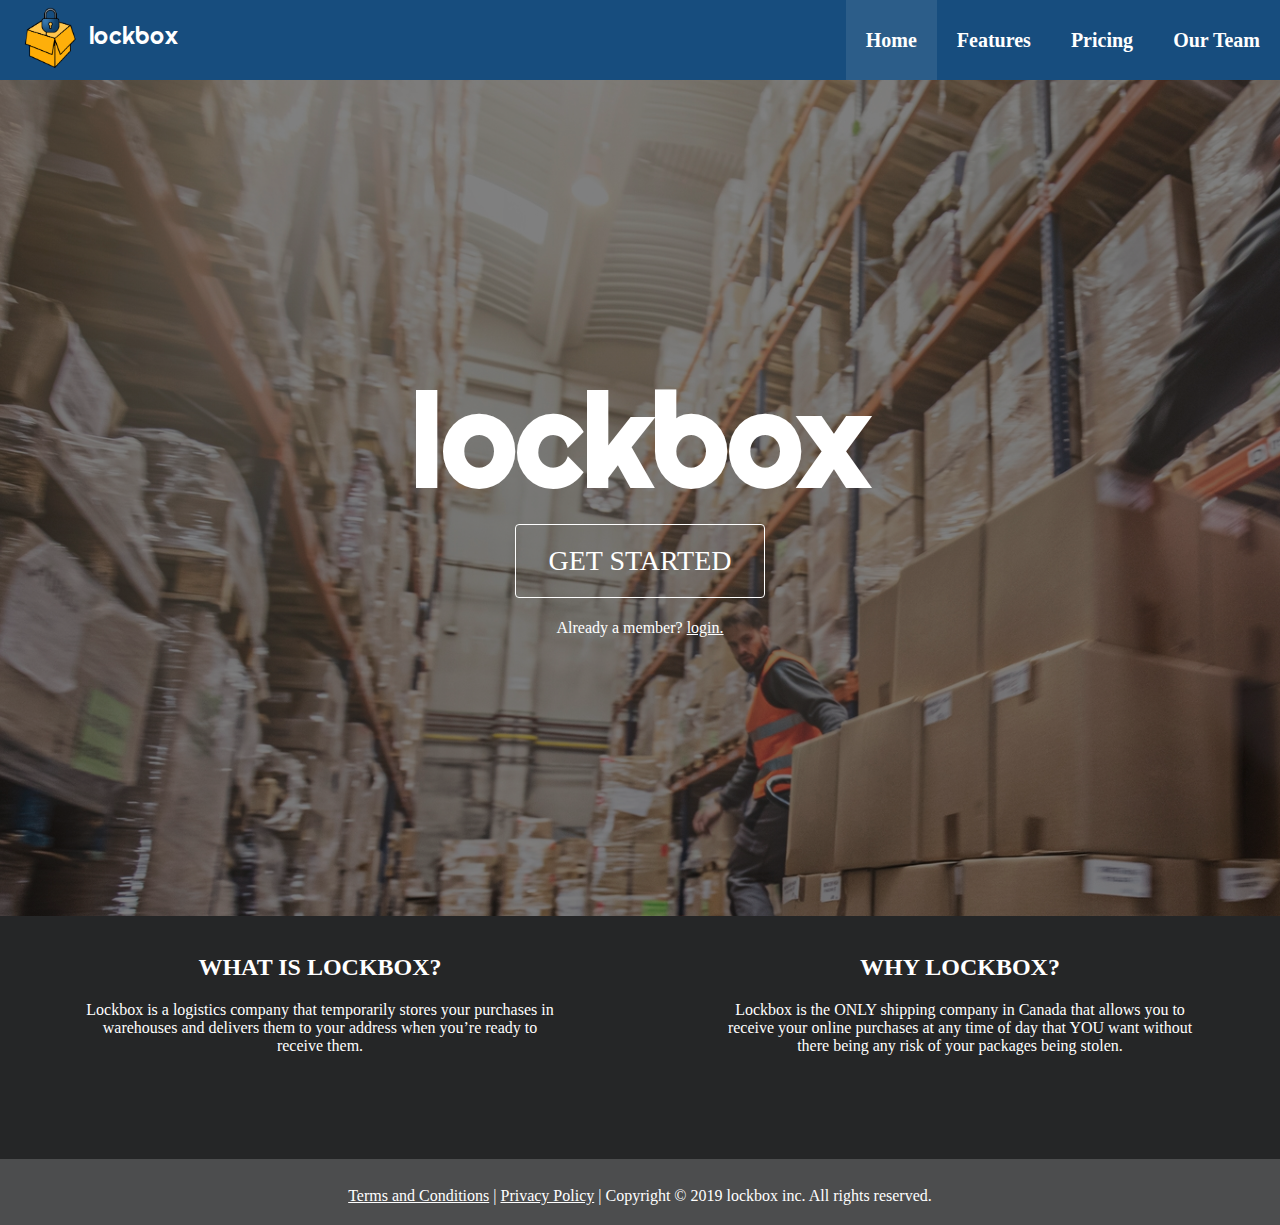
<file: public/index.html>
<!doctype html>
<html>
<head>
	<meta charset="utf-8">
	<title>Home | lockbox</title>
	<link rel="stylesheet" href="main.css">
	<link rel="stylesheet" href="page-css/index.css">
</head>

<body>
	<nav class="navbar">
		<div class="logo">
			<a href="#"><img src="logo/lock_logo_flat.png" alt="logo"></a>
			<a href="#" class="logo-text">lockbox</a>
		</div>
		<div class="navbuttons">
			<ul>
				<li><a class="active" href="#">Home</a></li>
				<li><a href="features.html">Features</a></li>
				<li><a href="pricing.html">Pricing</a></li>
				<li><a href="team.html">Our Team</a></li>
			</ul>
		</div>
	</nav>
	
	<div class="header">
		<div class="header-text">
			<h1 class="header-logo">lockbox</h1>
			<button class="signup" onclick="location.href='signup.html'"><span>Get started</span></button>
			<p id="login">Already a member? <a href="login.html">login.</a></p>
		</div>
	</div>
	<br>
	<div class="column">
		<h2>WHAT IS LOCKBOX?</h2>
		<p>
		Lockbox is a logistics company that temporarily stores your purchases in warehouses 
		and delivers them to your address when you’re ready to receive them. 
		</p>
	</div>
	
	<div class="column">
		<h2>WHY LOCKBOX?</h2>
		<p>
		Lockbox is the ONLY shipping company in Canada that allows you to 
		receive your online purchases at any time of day that YOU want without 
		there being any risk of your packages being stolen.
		</p>
	</div>
	
<div class="footer">
	<p><a href="legal.html#">Terms and Conditions</a> | <a href="legal.html#privacy">Privacy Policy</a> | Copyright © 2019 lockbox inc.  All rights reserved.</p>
</div>

</body>
</html>
</file>
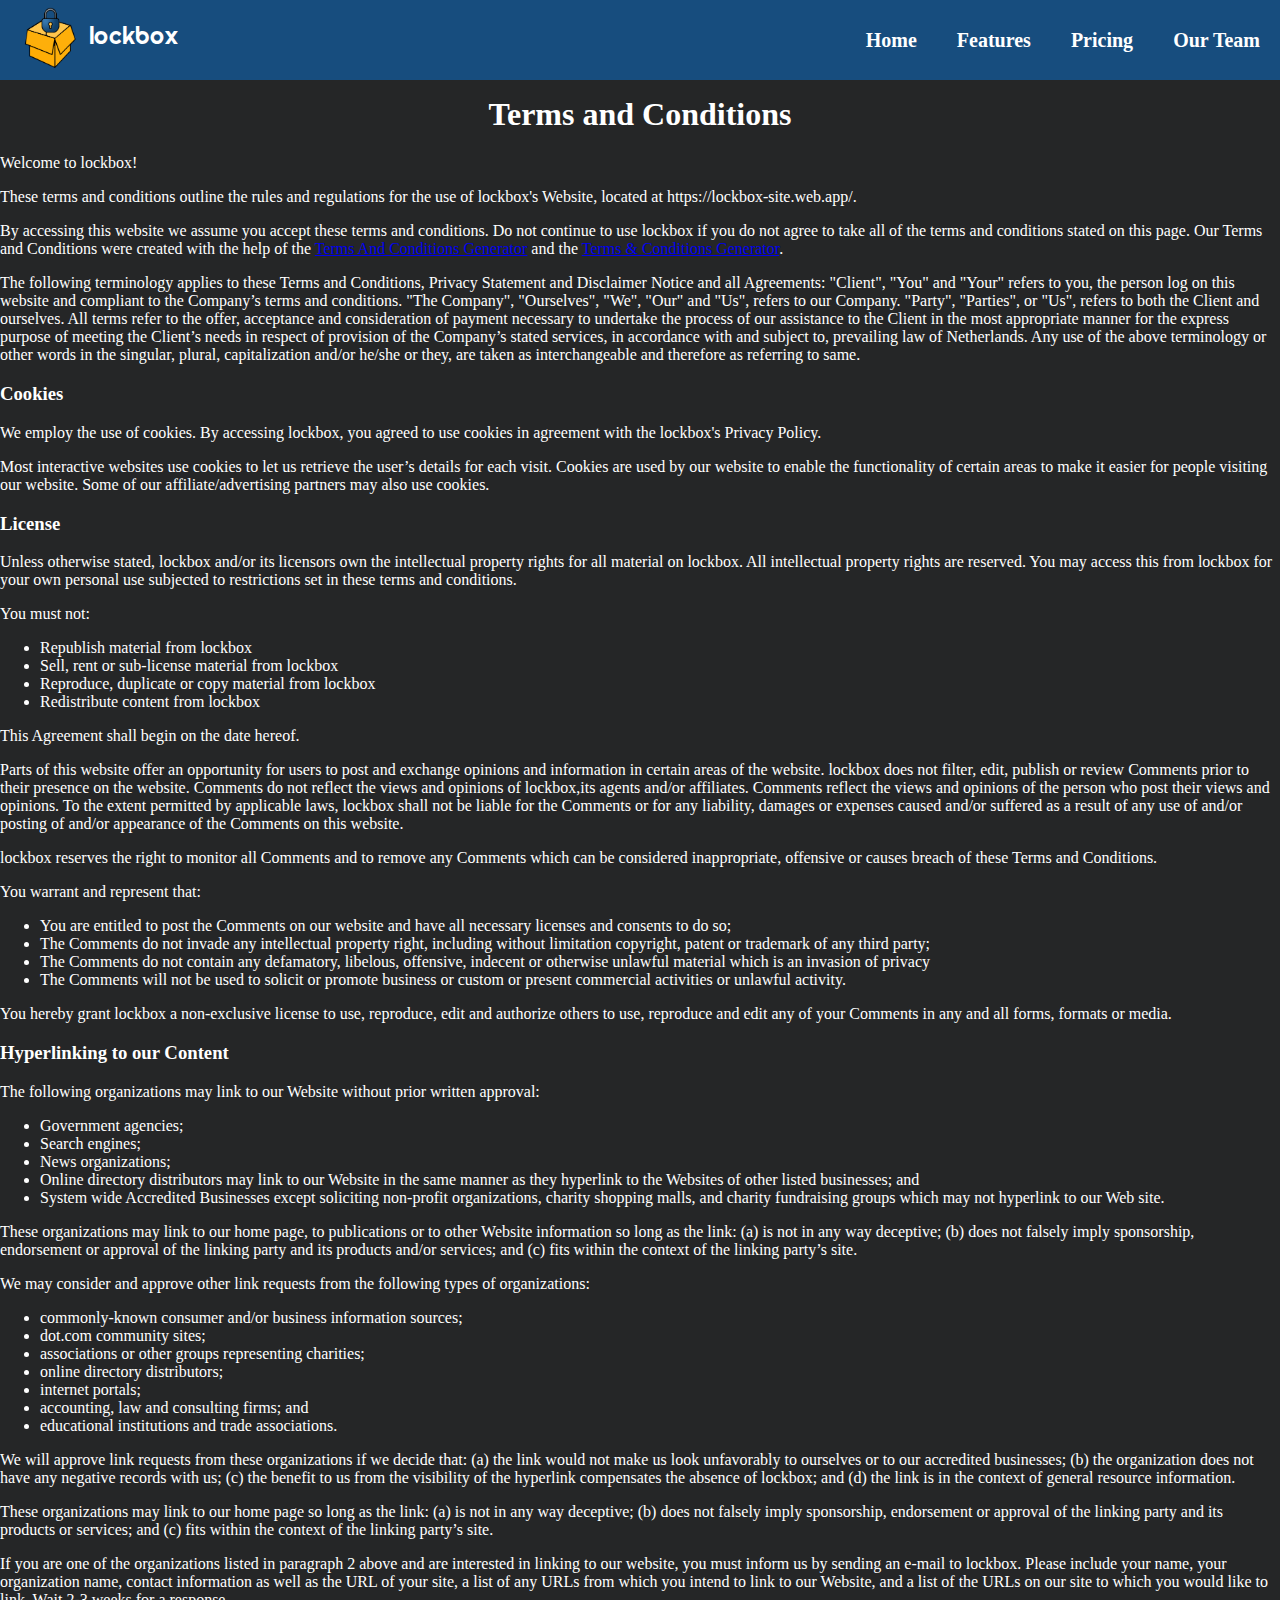
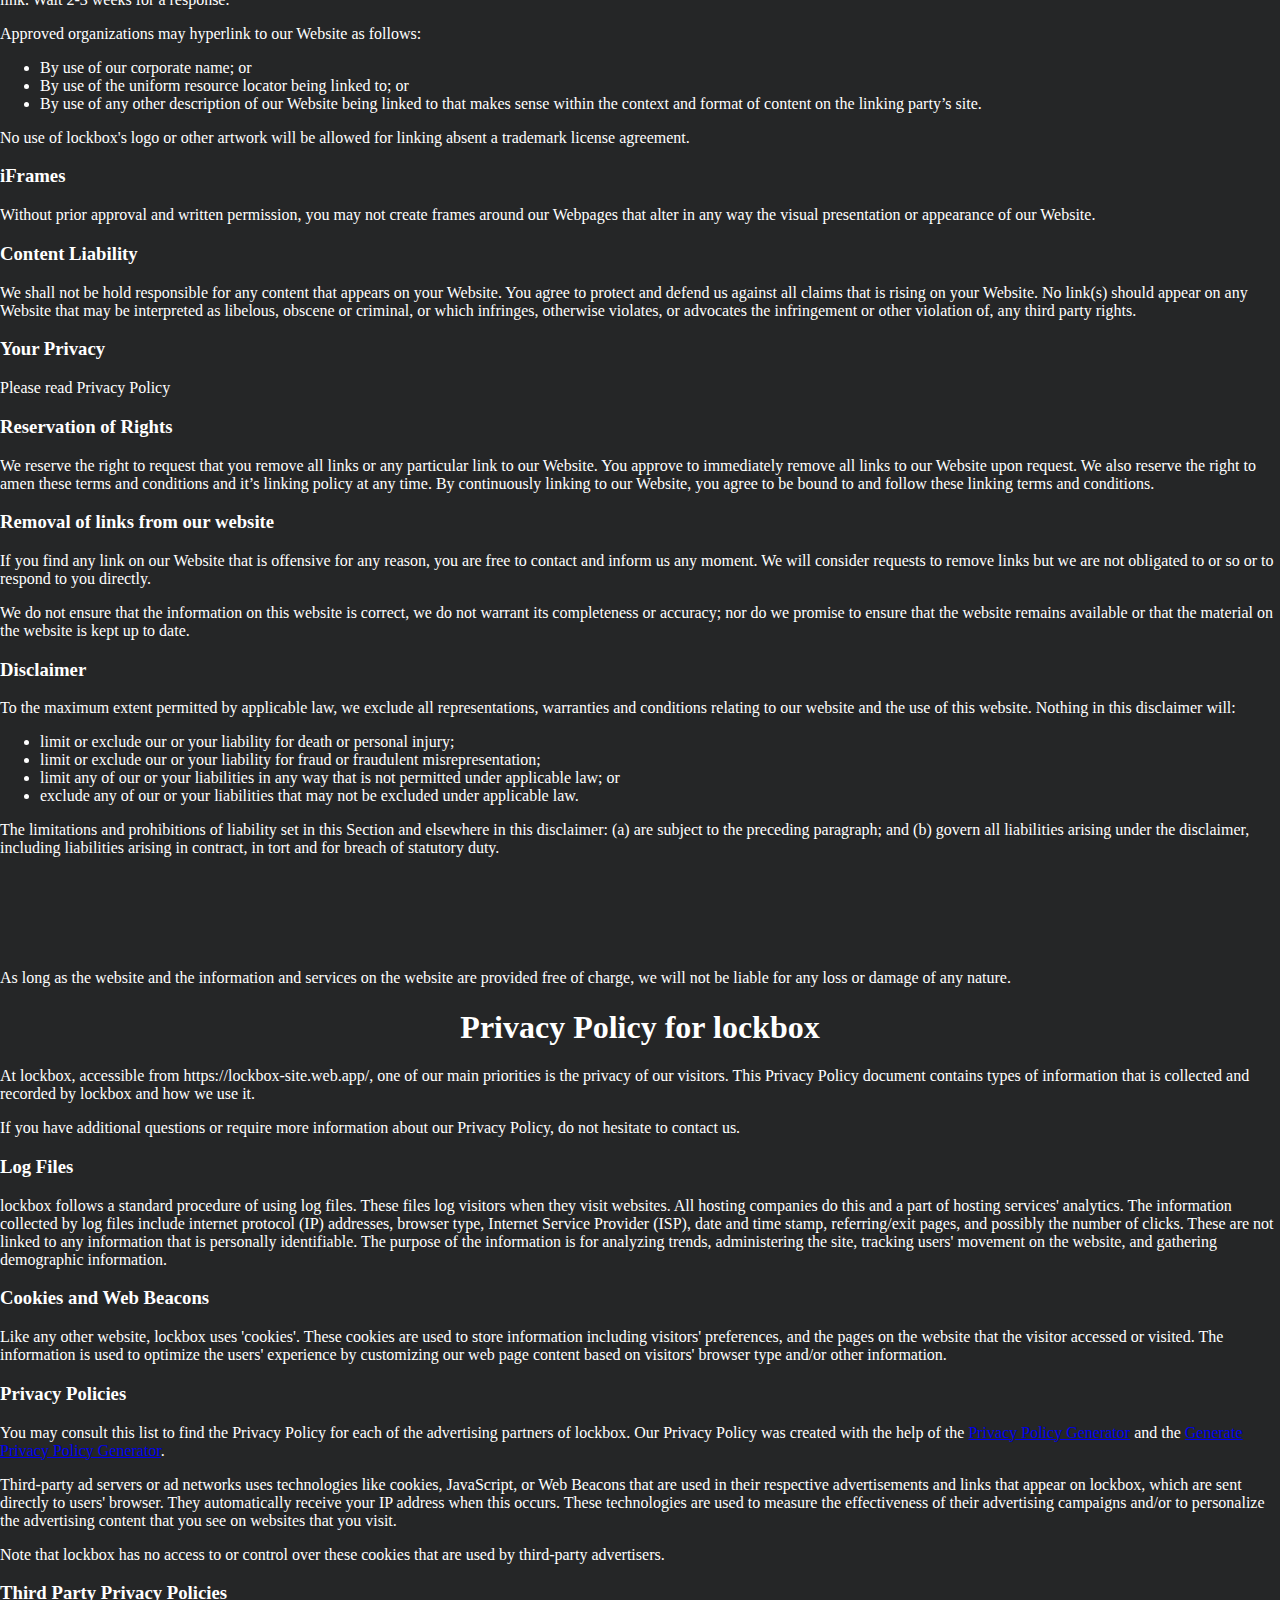
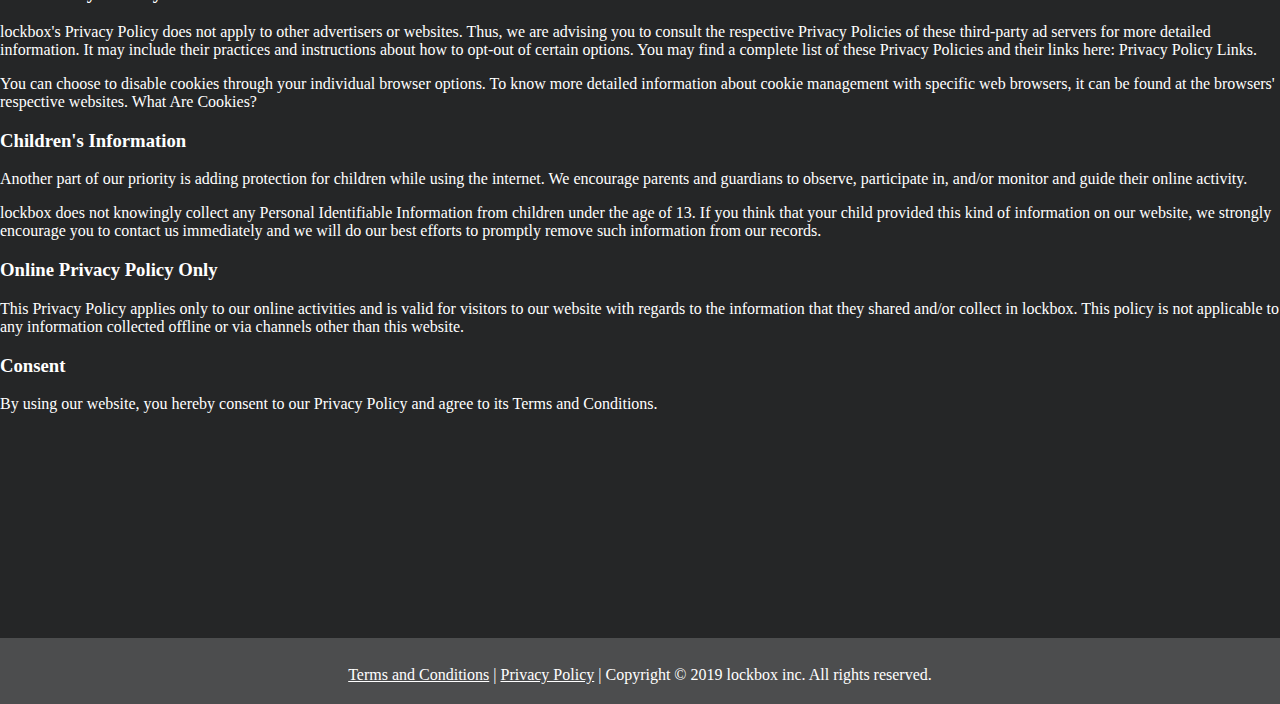
<file: public/legal.html>
<!doctype html>
<html>

<head>
	<meta charset="utf-8">
	<title>Legal Information | lockbox</title>
	<link rel="stylesheet" href="main.css">
	<link rel="stylesheet" href="page-css/legal.css">
</head>

<body>
	<nav class="navbar">
		<div class="logo">
			<a href="index.html"><img src="logo/lock_logo_flat.png" alt="logo"></a>
			<a href="index.html" class="logo-text">lockbox</a>
		</div>
		<div class="navbuttons">
			<ul>
				<li><a href="index.html">Home</a></li>
				<li><a href="features.html">Features</a></li>
				<li><a href="pricing.html">Pricing</a></li>
				<li><a href="team.html">Our Team</a></li>
			</ul>
		</div>
	</nav>

	<!-- Insert Legal info below this line -->
	<div class="content">
		<h1 id="terms"><strong>Terms and Conditions</strong></h1>
		<p>Welcome to lockbox!</p>
		<p>These terms and conditions outline the rules and regulations for the use of lockbox's Website, located at
			https://lockbox-site.web.app/.</p>
		<p>By accessing this website we assume you accept these terms and conditions. Do not continue to use lockbox if
			you do not agree to take all of the terms and conditions stated on this page. Our Terms and Conditions were
			created with the help of the <a href="https://www.termsandconditionsgenerator.com">Terms And Conditions
				Generator</a> and the <a href="https://www.termsconditionsgenerator.com">Terms &amp; Conditions
				Generator</a>.</p>
		<p>The following terminology applies to these Terms and Conditions, Privacy Statement and Disclaimer Notice and
			all Agreements: "Client", "You" and "Your" refers to you, the person log on this website and compliant to
			the Company’s terms and conditions. "The Company", "Ourselves", "We", "Our" and "Us", refers to our Company.
			"Party", "Parties", or "Us", refers to both the Client and ourselves. All terms refer to the offer,
			acceptance and consideration of payment necessary to undertake the process of our assistance to the Client
			in the most appropriate manner for the express purpose of meeting the Client’s needs in respect of provision
			of the Company’s stated services, in accordance with and subject to, prevailing law of Netherlands. Any use
			of the above terminology or other words in the singular, plural, capitalization and/or he/she or they, are
			taken as interchangeable and therefore as referring to same.</p>
		<h3><strong>Cookies</strong></h3>
		<p>We employ the use of cookies. By accessing lockbox, you agreed to use cookies in agreement with the lockbox's
			Privacy Policy.</p>
		<p>Most interactive websites use cookies to let us retrieve the user’s details for each visit. Cookies are used
			by our website to enable the functionality of certain areas to make it easier for people visiting our
			website. Some of our affiliate/advertising partners may also use cookies.</p>
		<h3><strong>License</strong></h3>
		<p>Unless otherwise stated, lockbox and/or its licensors own the intellectual property rights for all material
			on lockbox. All intellectual property rights are reserved. You may access this from lockbox for your own
			personal use subjected to restrictions set in these terms and conditions.</p>
		<p>You must not:</p>
		<ul>
			<li>Republish material from lockbox</li>
			<li>Sell, rent or sub-license material from lockbox</li>
			<li>Reproduce, duplicate or copy material from lockbox</li>
			<li>Redistribute content from lockbox</li>
		</ul>
		<p>This Agreement shall begin on the date hereof.</p>
		<p>Parts of this website offer an opportunity for users to post and exchange opinions and information in certain
			areas of the website. lockbox does not filter, edit, publish or review Comments prior to their presence on
			the website. Comments do not reflect the views and opinions of lockbox,its agents and/or affiliates.
			Comments reflect the views and opinions of the person who post their views and opinions. To the extent
			permitted by applicable laws, lockbox shall not be liable for the Comments or for any liability, damages or
			expenses caused and/or suffered as a result of any use of and/or posting of and/or appearance of the
			Comments on this website.</p>
		<p>lockbox reserves the right to monitor all Comments and to remove any Comments which can be considered
			inappropriate, offensive or causes breach of these Terms and Conditions.</p>
		<p>You warrant and represent that:</p>
		<ul>
			<li>You are entitled to post the Comments on our website and have all necessary licenses and consents to do
				so;</li>
			<li>The Comments do not invade any intellectual property right, including without limitation copyright,
				patent or trademark of any third party;</li>
			<li>The Comments do not contain any defamatory, libelous, offensive, indecent or otherwise unlawful material
				which is an invasion of privacy</li>
			<li>The Comments will not be used to solicit or promote business or custom or present commercial activities
				or unlawful activity.</li>
		</ul>
		<p>You hereby grant lockbox a non-exclusive license to use, reproduce, edit and authorize others to use,
			reproduce and edit any of your Comments in any and all forms, formats or media.</p>
		<h3><strong>Hyperlinking to our Content</strong></h3>
		<p>The following organizations may link to our Website without prior written approval:</p>
		<ul>
			<li>Government agencies;</li>
			<li>Search engines;</li>
			<li>News organizations;</li>
			<li>Online directory distributors may link to our Website in the same manner as they hyperlink to the
				Websites of other listed businesses; and</li>
			<li>System wide Accredited Businesses except soliciting non-profit organizations, charity shopping malls,
				and charity fundraising groups which may not hyperlink to our Web site.</li>
		</ul>
		<p>These organizations may link to our home page, to publications or to other Website information so long as the
			link: (a) is not in any way deceptive; (b) does not falsely imply sponsorship, endorsement or approval of
			the linking party and its products and/or services; and (c) fits within the context of the linking party’s
			site.</p>
		<p>We may consider and approve other link requests from the following types of organizations:</p>
		<ul>
			<li>commonly-known consumer and/or business information sources;</li>
			<li>dot.com community sites;</li>
			<li>associations or other groups representing charities;</li>
			<li>online directory distributors;</li>
			<li>internet portals;</li>
			<li>accounting, law and consulting firms; and</li>
			<li>educational institutions and trade associations.</li>
		</ul>
		<p>We will approve link requests from these organizations if we decide that: (a) the link would not make us look
			unfavorably to ourselves or to our accredited businesses; (b) the organization does not have any negative
			records with us; (c) the benefit to us from the visibility of the hyperlink compensates the absence of
			lockbox; and (d) the link is in the context of general resource information.</p>
		<p>These organizations may link to our home page so long as the link: (a) is not in any way deceptive; (b) does
			not falsely imply sponsorship, endorsement or approval of the linking party and its products or services;
			and (c) fits within the context of the linking party’s site.</p>
		<p>If you are one of the organizations listed in paragraph 2 above and are interested in linking to our website,
			you must inform us by sending an e-mail to lockbox. Please include your name, your organization name,
			contact information as well as the URL of your site, a list of any URLs from which you intend to link to our
			Website, and a list of the URLs on our site to which you would like to link. Wait 2-3 weeks for a response.
		</p>
		<p>Approved organizations may hyperlink to our Website as follows:</p>
		<ul>
			<li>By use of our corporate name; or</li>
			<li>By use of the uniform resource locator being linked to; or</li>
			<li>By use of any other description of our Website being linked to that makes sense within the context and
				format of content on the linking party’s site.</li>
		</ul>
		<p>No use of lockbox's logo or other artwork will be allowed for linking absent a trademark license agreement.
		</p>
		<h3><strong>iFrames</strong></h3>
		<p>Without prior approval and written permission, you may not create frames around our Webpages that alter in
			any way the visual presentation or appearance of our Website.</p>
		<h3><strong>Content Liability</strong></h3>
		<p>We shall not be hold responsible for any content that appears on your Website. You agree to protect and
			defend us against all claims that is rising on your Website. No link(s) should appear on any Website that
			may be interpreted as libelous, obscene or criminal, or which infringes, otherwise violates, or advocates
			the infringement or other violation of, any third party rights.</p>
		<h3><strong>Your Privacy</strong></h3>
		<p>Please read Privacy Policy</p>
		<h3><strong>Reservation of Rights</strong></h3>
		<p>We reserve the right to request that you remove all links or any particular link to our Website. You approve
			to immediately remove all links to our Website upon request. We also reserve the right to amen these terms
			and conditions and it’s linking policy at any time. By continuously linking to our Website, you agree to be
			bound to and follow these linking terms and conditions.</p>
		<h3><strong>Removal of links from our website</strong></h3>
		<p>If you find any link on our Website that is offensive for any reason, you are free to contact and inform us
			any moment. We will consider requests to remove links but we are not obligated to or so or to respond to you
			directly.</p>
		<p>We do not ensure that the information on this website is correct, we do not warrant its completeness or
			accuracy; nor do we promise to ensure that the website remains available or that the material on the website
			is kept up to date.</p>
		<h3><strong>Disclaimer</strong></h3>
		<p>To the maximum extent permitted by applicable law, we exclude all representations, warranties and conditions
			relating to our website and the use of this website. Nothing in this disclaimer will:</p>
		<ul>
			<li>limit or exclude our or your liability for death or personal injury;</li>
			<li>limit or exclude our or your liability for fraud or fraudulent misrepresentation;</li>
			<li>limit any of our or your liabilities in any way that is not permitted under applicable law; or</li>
			<li>exclude any of our or your liabilities that may not be excluded under applicable law.</li>
		</ul>
		<p>The limitations and prohibitions of liability set in this Section and elsewhere in this disclaimer: (a) are
			subject to the preceding paragraph; and (b) govern all liabilities arising under the disclaimer, including
			liabilities arising in contract, in tort and for breach of statutory duty.</p>
		<p id="privacy">As long as the website and the information and services on the website are provided free of charge, we will
			not be liable for any loss or damage of any nature.</p>

		<h1>Privacy Policy for lockbox</h1>
		<p>At lockbox, accessible from https://lockbox-site.web.app/, one of our main priorities is the privacy of our
			visitors. This Privacy Policy document contains types of information that is collected and recorded by
			lockbox and how we use it.</p>
		<p>If you have additional questions or require more information about our Privacy Policy, do not hesitate to
			contact us.</p>
		<h3>Log Files</h3>
		<p>lockbox follows a standard procedure of using log files. These files log visitors when they visit websites.
			All hosting companies do this and a part of hosting services' analytics. The information collected by log
			files include internet protocol (IP) addresses, browser type, Internet Service Provider (ISP), date and time
			stamp, referring/exit pages, and possibly the number of clicks. These are not linked to any information that
			is personally identifiable. The purpose of the information is for analyzing trends, administering the site,
			tracking users' movement on the website, and gathering demographic information.</p>
		<h3>Cookies and Web Beacons</h3>
		<p>Like any other website, lockbox uses 'cookies'. These cookies are used to store information including
			visitors' preferences, and the pages on the website that the visitor accessed or visited. The information is
			used to optimize the users' experience by customizing our web page content based on visitors' browser type
			and/or other information.</p>
		<h3>Privacy Policies</h3>
		<p>You may consult this list to find the Privacy Policy for each of the advertising partners of lockbox. Our
			Privacy Policy was created with the help of the <a href="https://www.privacypolicygenerator.info">Privacy
				Policy Generator</a> and the <a href="https://www.generateprivacypolicy.com">Generate Privacy Policy
				Generator</a>.</p>
		<p>Third-party ad servers or ad networks uses technologies like cookies, JavaScript, or Web Beacons that are
			used in their respective advertisements and links that appear on lockbox, which are sent directly to users'
			browser. They automatically receive your IP address when this occurs. These technologies are used to measure
			the effectiveness of their advertising campaigns and/or to personalize the advertising content that you see
			on websites that you visit.</p>
		<p>Note that lockbox has no access to or control over these cookies that are used by third-party advertisers.
		</p>
		<h3>Third Party Privacy Policies</h3>
		<p>lockbox's Privacy Policy does not apply to other advertisers or websites. Thus, we are advising you to
			consult the respective Privacy Policies of these third-party ad servers for more detailed information. It
			may include their practices and instructions about how to opt-out of certain options. You may find a
			complete list of these Privacy Policies and their links here: Privacy Policy Links.</p>
		<p>You can choose to disable cookies through your individual browser options. To know more detailed information
			about cookie management with specific web browsers, it can be found at the browsers' respective websites.
			What Are Cookies?</p>
		<h3>Children's Information</h3>
		<p>Another part of our priority is adding protection for children while using the internet. We encourage parents
			and guardians to observe, participate in, and/or monitor and guide their online activity.</p>
		<p>lockbox does not knowingly collect any Personal Identifiable Information from children under the age of 13.
			If you think that your child provided this kind of information on our website, we strongly encourage you to
			contact us immediately and we will do our best efforts to promptly remove such information from our records.
		</p>
		<h3>Online Privacy Policy Only</h3>
		<p>This Privacy Policy applies only to our online activities and is valid for visitors to our website with
			regards to the information that they shared and/or collect in lockbox. This policy is not applicable to any
			information collected offline or via channels other than this website.</p>
		<h3>Consent</h3>
		<p>By using our website, you hereby consent to our Privacy Policy and agree to its Terms and Conditions.</p>
	</div>
	<!-- Insert Legal info above this line -->
	<div class="footer">
		<p><a href="legal.html#">Terms and Conditions</a> | <a href="legal.html#privacy">Privacy Policy</a> | Copyright © 2019 lockbox inc.  All rights reserved.</p>
	</div>
</body>

</html>
</file>
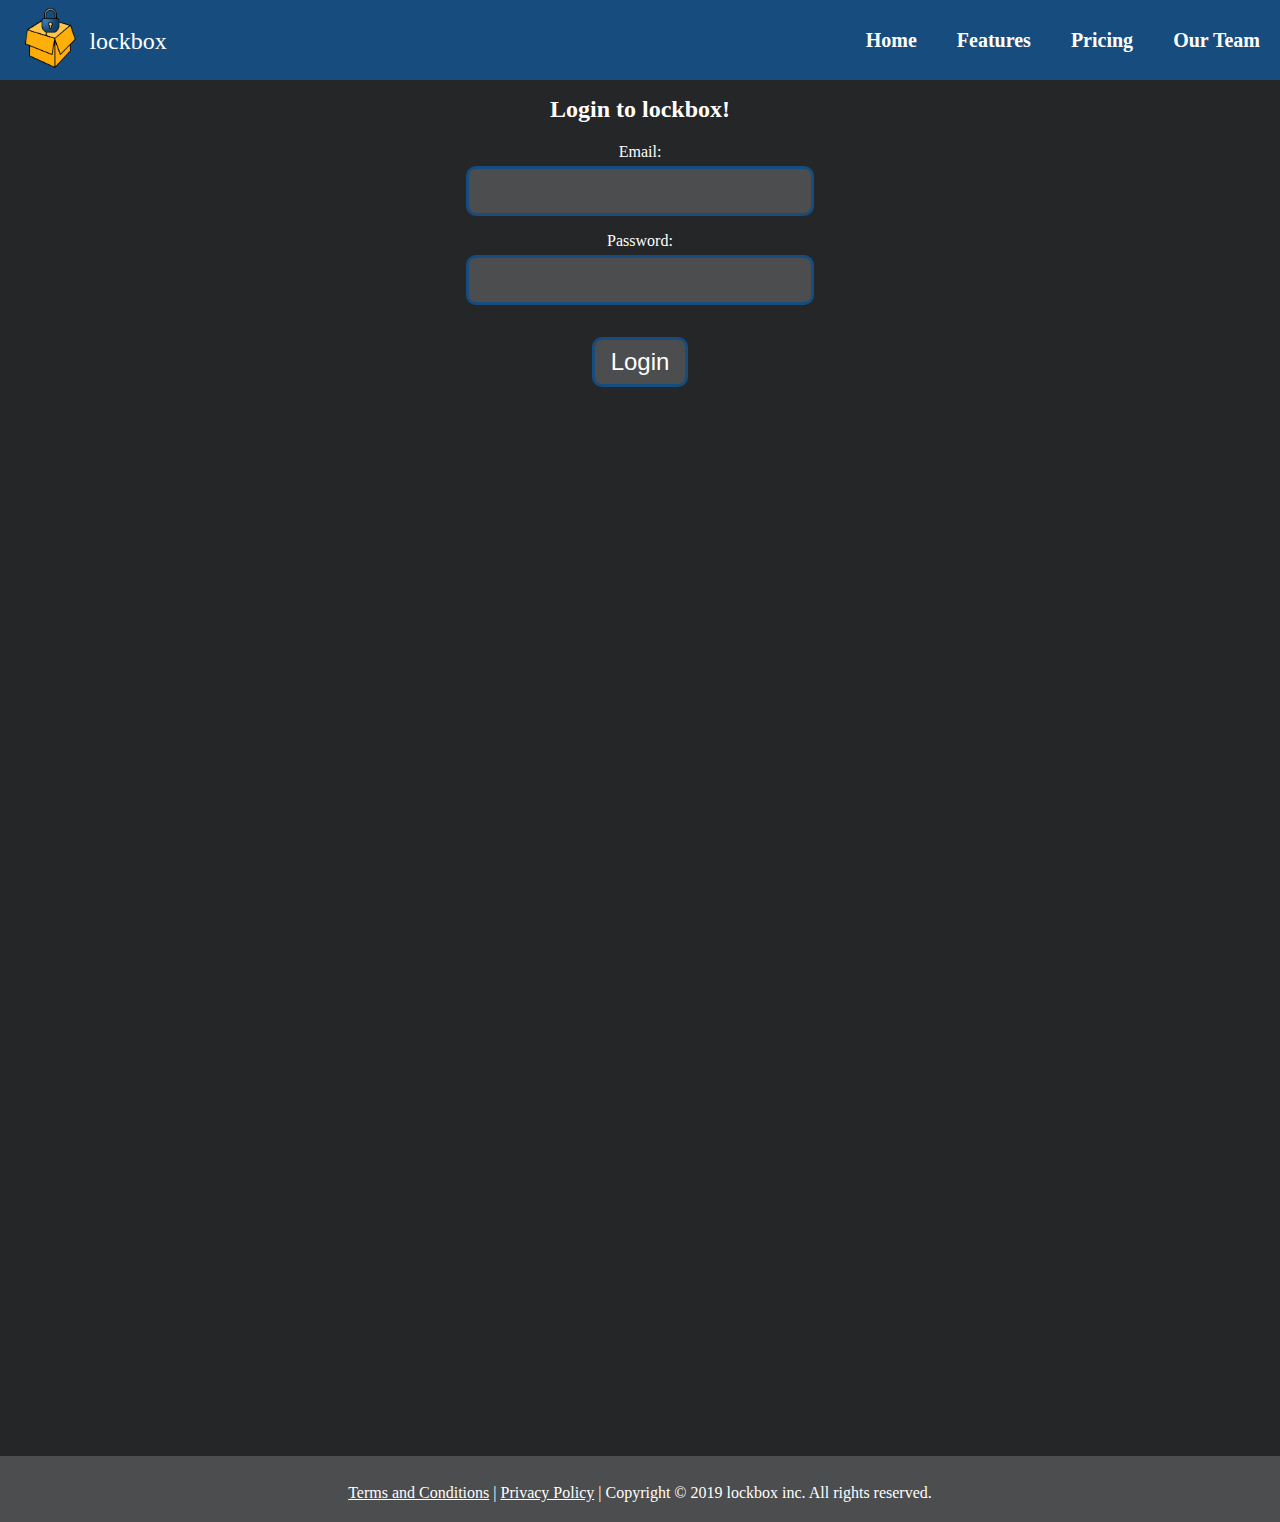
<file: public/login.html>
<!doctype html>
<html>
<head>
	<meta charset="utf-8">
	<title>Login | lockbox</title>
	<link rel="stylesheet" href="main.css">
	<link rel="stylesheet" href="page-css/forms.css">
</head>

<body>
	<nav class="navbar">
		<div class="logo">
			<a href="index.html"><img src="logo/lock_logo_flat.png" alt="logo"></a>
			<a href="index.html" class="logo-text">lockbox</a>
		</div>
		<div class="navbuttons">
			<ul>
				<li><a href="index.html">Home</a></li>
				<li><a href="features.html">Features</a></li>
				<li><a href="pricing.html">Pricing</a></li>
				<li><a href="team.html">Our Team</a></li>
			</ul>
		</div>
	</nav>
	
	<form class="login-form" method="post" action="index.html">
		<h2>Login to lockbox!</h2>
		<label for="log-email">Email:</label><br>
		<input type="email" id="log-email" name="email"><br>
		<label for="pw">Password:</label><br>
		<input type="password" id="pw" name="password"><br>
		<button type="submit" onClick="window.location.href='index.html'">Login</button>
	</form>

	<div class="footer">
		<p><a href="legal.html#terms">Terms and Conditions</a> | <a href="legal.html#privacy">Privacy Policy</a> | Copyright © 2019 lockbox inc.  All rights reserved.</p>
	</div>
</body>
</html>
</file>
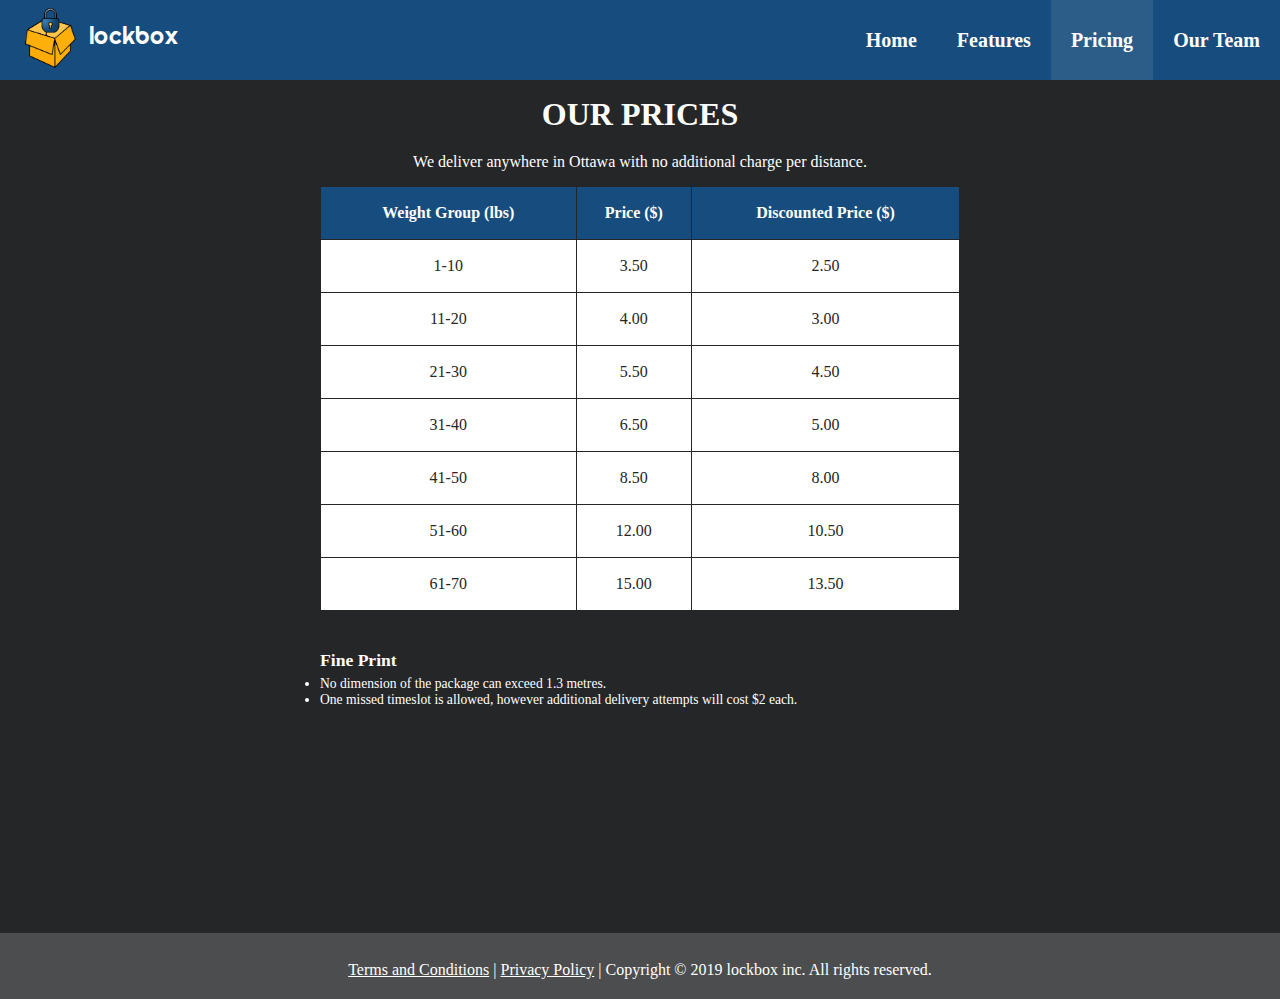
<file: public/pricing.html>
<!doctype html>
<html>
<head>
	<meta charset="utf-8">
	<title>Pricing | lockbox</title>
	<link rel="stylesheet" href="main.css">
	<link rel="stylesheet" href="page-css/pricing.css">
</head>

<body>
	<nav class="navbar">
		<div class="logo">
			<a href="index.html"><img src="logo/lock_logo_flat.png" alt="logo"></a>
			<a href="index.html" class="logo-text">lockbox</a>
		</div>
		<div class="navbuttons">
			<ul>
				<li><a href="index.html">Home</a></li>
				<li><a href="features.html">Features</a></li>
				<li><a class="active" href="#">Pricing</a></li>
				<li><a href="team.html">Our Team</a></li>
			</ul>
		</div>
	</nav>
	
	
	<!-- To be redone into a formatted table -->
	<div class="page-title">
		<h1>OUR PRICES</h1>
	</div>
	<div class="in-between-text">
		<p>We deliver anywhere in Ottawa with no additional charge per distance.</p>
	</div>


	<!-- Table for pricing-->
	<table align="center">
		<tr>
			<th>Weight Group (lbs)</th>
			<th>Price ($)</th>
			<th>Discounted Price ($)</th>
		</tr>
		<tr>
			<td>1-10</td>
			<td>3.50</td>
			<td>2.50</td>
		</tr>
		<tr>
			<td>11-20</td>
			<td>4.00</td>
			<td>3.00</td>
		</tr>
		<tr>
			<td>21-30</td>
			<td>5.50</td>
			<td>4.50</td>
		</tr>
		<tr>
			<td>31-40</td>
			<td>6.50</td>
			<td>5.00</td>
		</tr>
		<tr>
			<td>41-50</td>
			<td>8.50</td>
			<td>8.00</td>
		</tr>
		<tr>
			<td>51-60</td>
			<td>12.00</td>
			<td>10.50</td>
		</tr>
		<tr>
			<td>61-70</td>
			<td>15.00</td>
			<td>13.50</td>
		</tr>
	</table>
	<div class="fine-print">
		<h2 font size="6">Fine Print</h2>
		<li>No dimension of the package can exceed 1.3 metres.</li>
		<li>One missed timeslot is allowed, however additional delivery attempts will cost $2 each.</li>
	</div>
	<!--Footer-->
	<div class="footer">
			<p><a href="legal.html#">Terms and Conditions</a> | <a href="legal.html#privacy">Privacy Policy</a> | Copyright © 2019 lockbox inc.  All rights reserved.</p>
		</div>
</body>
</html>
</file>
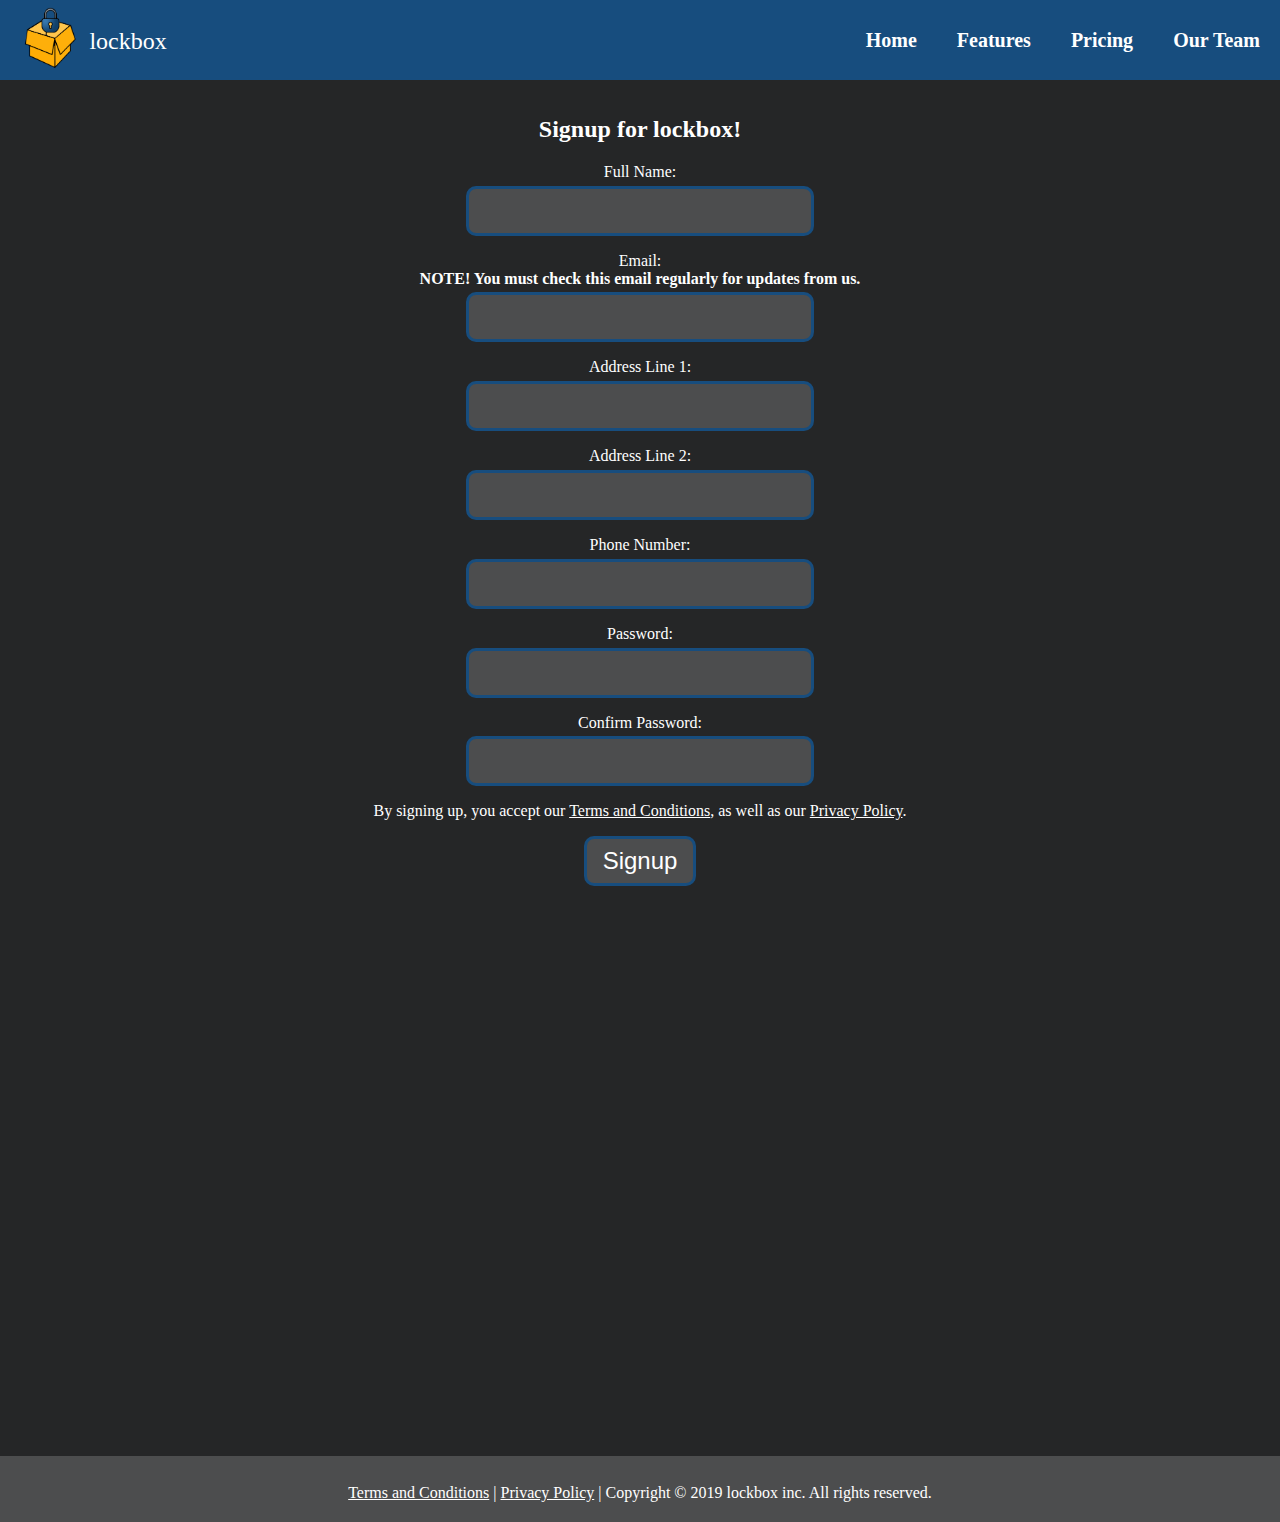
<file: public/signup.html>
<!doctype html>
<html>
<head>
	<meta charset="utf-8">
	<title>Signup | lockbox</title>
	<link rel="stylesheet" href="main.css">
	<link rel="stylesheet" href="page-css/forms.css">
</head>

<body>
	<nav class="navbar">
		<div class="logo">
			<a href="index.html"><img src="logo/lock_logo_flat.png" alt="logo"></a>
			<a href="index.html" class="logo-text">lockbox</a>
		</div>
		<div class="navbuttons">
			<ul>
				<li><a href="index.html">Home</a></li>
				<li><a href="features.html">Features</a></li>
				<li><a href="pricing.html">Pricing</a></li>
				<li><a href="team.html">Our Team</a></li>
			</ul>
		</div>
	</nav>

	<div class="form-parent">
		<form class="signup-form" method="post" action="index.html">
			<h2>Signup for lockbox!</h2>
			<!-- Name, Email, Confirm Email, Address, Phone Number, Password -->
			<label for="fullname">Full Name:</label><br>
			<input type="text" id="fullname" name="name"><br>
			
			<label for="email">Email:</label><br>
			<strong>NOTE! You must check this email regularly for updates from us.</strong><br>
			<input type="email" id="email" name="email"><br>
			
			<label for="adr1">Address Line 1:</label><br>
			<input type="text" id="adr1" name="address1"><br>
			
			<label for="adr2">Address Line 2:</label><br>
			<input type="text" id="adr2" name="address2"><br>
			
			<label for="phn">Phone Number:</label><br>
			<input type="tel" id="phn" name="phonenum"><br>
			
			<label for="pw1">Password:</label><br>
			<input type="password" id="pw1" name="password"><br>
			
			<label for="pw2">Confirm Password:</label><br>
			<input type="password" id="pw2" name="password-again"><br>
			
			By signing up, you accept our <a href="legal.html#">Terms and Conditions</a>, as well as our <a href="legal.html#privacy">Privacy Policy</a>.<br>
			<button type="submit" onClick="window.location.href='index.html'">Signup</button>
		</form>
	</div>
	
	<div class="footer">
		<p><a href="legal.html#">Terms and Conditions</a> | <a href="legal.html#privacy">Privacy Policy</a> | Copyright © 2019 lockbox inc.  All rights reserved.</p>
	</div>
</body>
</html>
</file>
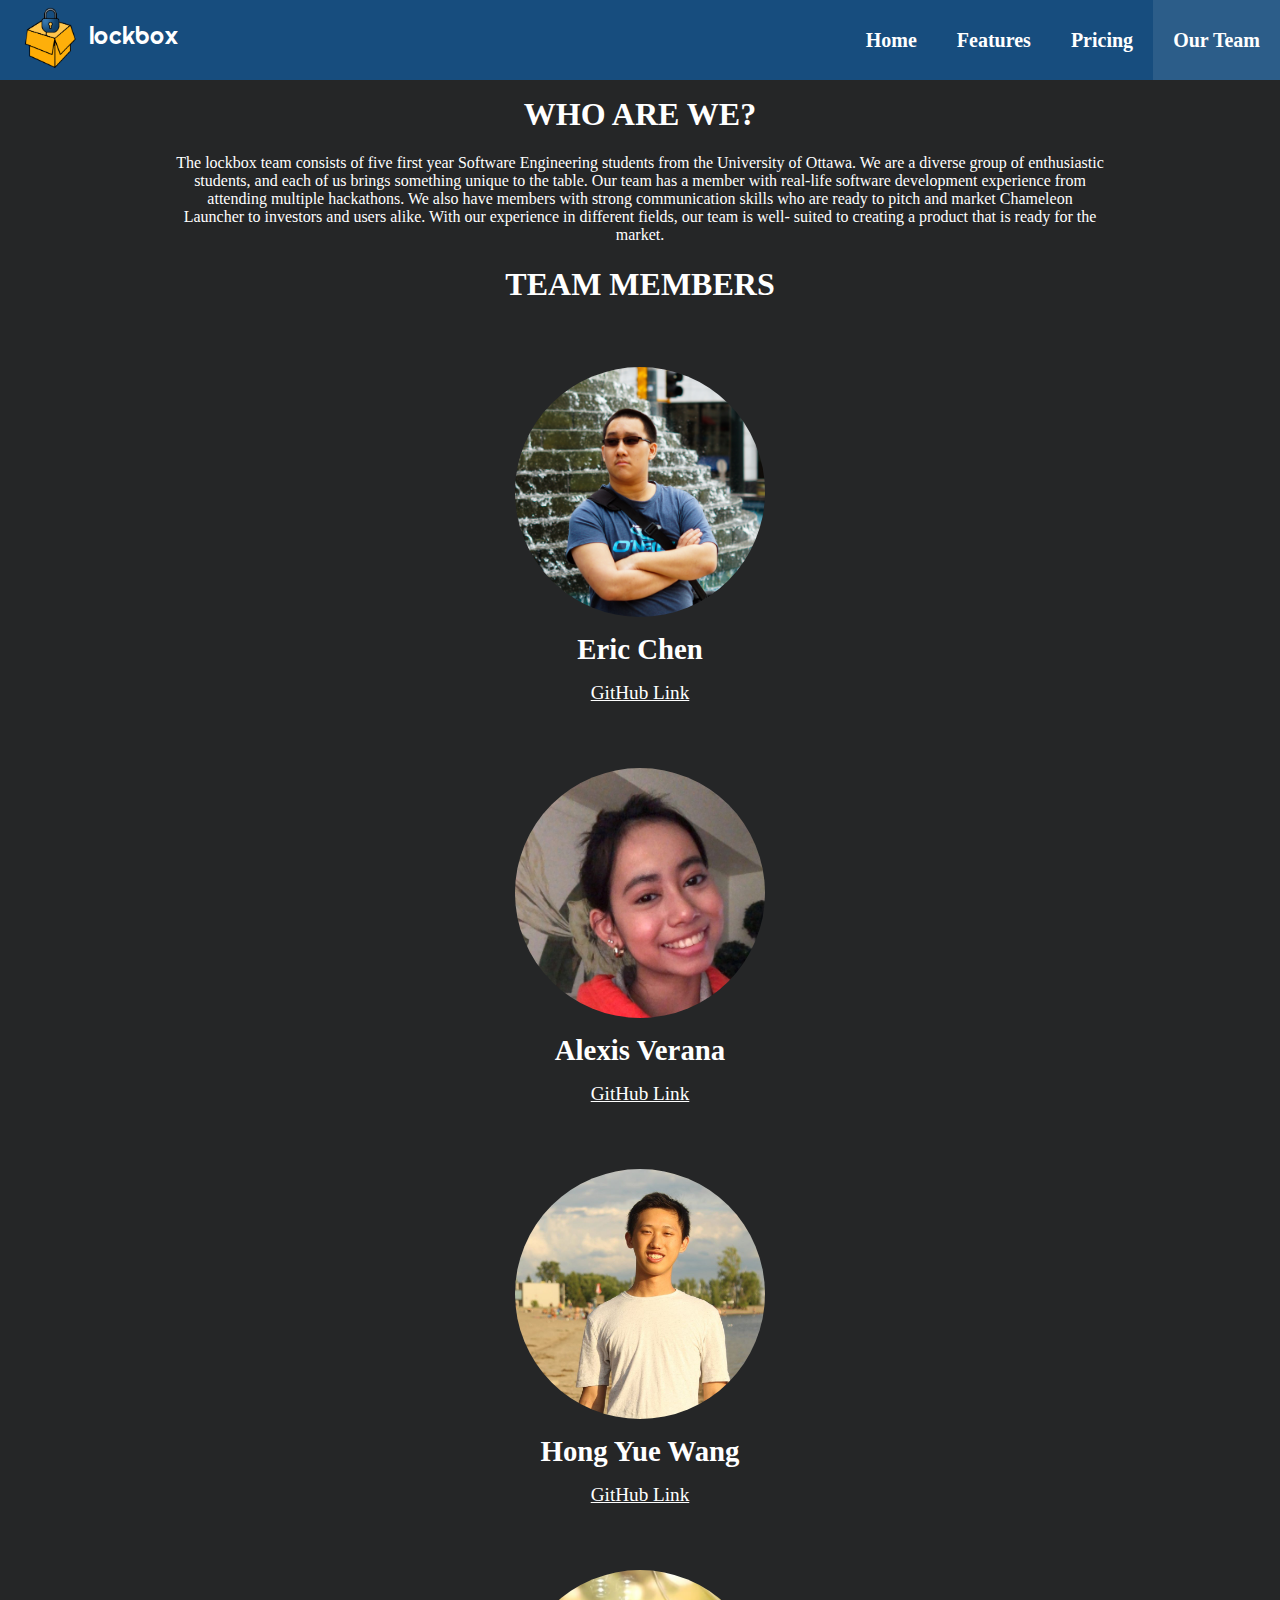
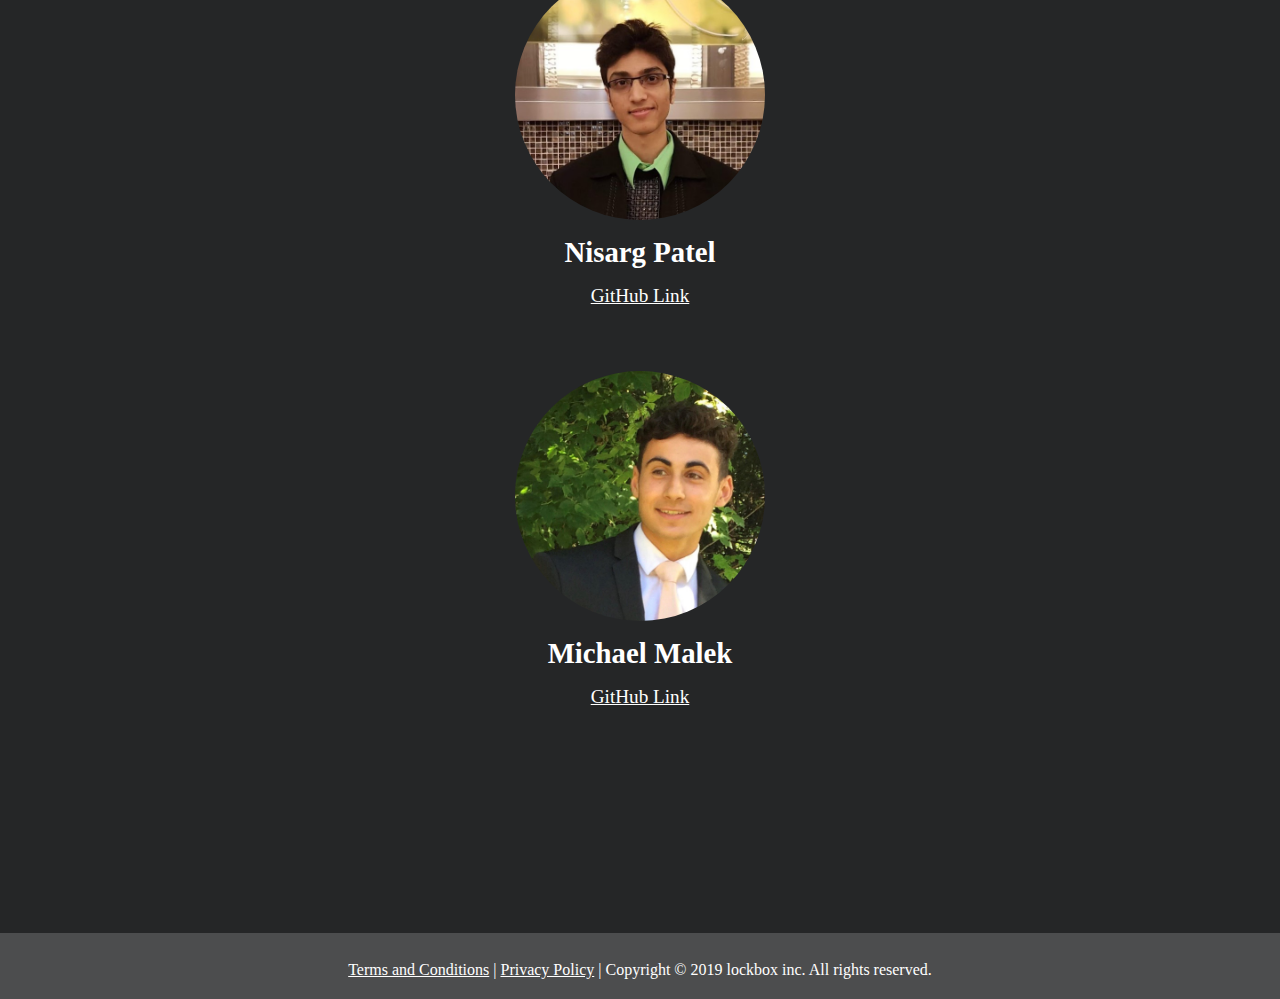
<file: public/team.html>
<!doctype html>
<html>
<head>
	<meta charset="utf-8">
	<title>Our Team | lockbox</title>
	<link rel="stylesheet" href="main.css">
	<link rel="stylesheet" href="page-css/team.css">
</head>

<body>
	<nav class="navbar">
		<div class="logo">
			<a href="index.html"><img src="logo/lock_logo_flat.png" alt="logo"></a>
			<a href="index.html" class="logo-text">lockbox</a>
		</div>
		<div class="navbuttons">
			<ul>
				<li><a href="index.html">Home</a></li>
				<li><a href="features.html">Features</a></li>
				<li><a href="pricing.html">Pricing</a></li>
				<li><a class="active" href="#">Our Team</a></li>
			</ul>
		</div>
	</nav>
	<div class="page-title">
		<h1>WHO ARE WE?</h1>
	</div>
	<div class="team-intro"
	<p>
	The lockbox team consists of five first year Software Engineering students from the 
	University of Ottawa. We are a diverse group of enthusiastic students, and each of us 
	brings something unique to the table. Our team has a member with real-life software 
	development experience from attending multiple hackathons. We also have members with 
	strong communication skills who are ready to pitch and market Chameleon Launcher to 
	investors and users alike. With our experience in different fields, our team is well-
	suited to creating a product that is ready for the market. 
	</div>
	<h1>TEAM MEMBERS</h1>
	<div class="team-content">
		<img src="img/TEAM_ERIC_CHEN.JPG" alt="Picture of Eric Chen">
		<h2>Eric Chen</h2>
		<a href="https://github.com/ricetech"><u>GitHub Link</u></a>
		<img src="img/TEAM_ALEXIS_VERANA.jpg" alt="Picture of Alexis Verana">
		<h2>Alexis Verana</h2>
		<a href="https://github.com/sixela413"><u>GitHub Link</u></a>
		<img src="img/TEAM_HONG_YUE_WANG.jpg" alt="Picture of Hong Yue Wang">
		<h2>Hong Yue Wang</h2>
		<a href="https://github.com/hongyuewang"><u>GitHub Link</u></a>
		<img src="img/TEAM_NISARG_PATEL.jpeg" alt="Picture of Nisarg Patel">
		<h2>Nisarg Patel</h2>
		<a href="https://github.com/Nisarg23"><u>GitHub Link</u></a>
		<img src="img/TEAM_MICHAEL_MALEK.jpg" alt="Picture of Michael Malek">
		<h2>Michael Malek </h2>
		<a href="https://github.com/MichaelMalek001"><u>GitHub Link</u></a>
	</div>
	<!--Footer-->
	<div class="footer">
		<p><a href="legal.html#">Terms and Conditions</a> | <a href="legal.html#privacy">Privacy Policy</a> | Copyright © 2019 lockbox inc.  All rights reserved.</p>
	</div>
</body>
</html>
</file>
<file: public/main.css>
@charset "utf-8";
/* CSS Document for elements shared across all pages*/

@import url('https://fonts.googleapis.com/css?family=Righteous&display=swap');

:root {
	--dark-bg-color: #252627;
	--light-bg-color: #D1D1D1;
	--accent-1-light: #3A7CB4;
	--accent-1-dark: #174D7E;
	--accent-2-light: #FFAD05;
	--active-link-color: #2C5D89;
	--footer-color: #4C4D4E;
	--logo-font: 'Righteous', cursive;
	--button-fade-time: 0.3s;
	--navbar-height: 5rem;
}

body { 
	background-color: var(--dark-bg-color);
	color: #FFFFFF;
	font-family: "Tahoma";
	margin: 0;
}

h1 {
	text-align: center;
}

/* Navbar */
.navbar {
	background-color: var(--accent-1-dark);
	position: fixed;
  	top: 0;
	width: 100%;
	height: var(--navbar-height);
}

.logo {
	float: left;
	width: 50%;
	padding-left: 1em;
	font-family: var(--logo-font);
	vertical-align: middle;
	display: inline-block;
	left: 0;
}

.logo img {
	height: 4.5rem;
	display: inline-block;
	vertical-align: middle;
}

.logo-text {
	display: inline-block;
	vertical-align: middle;
	line-height: 1rem;
	font-size: 1.5rem;
	text-decoration: none;
	color: #FFFFFF;
	-moz-transition: all var(--button-fade-time) ease-in;
  	-o-transition: all var(--button-fade-time) ease-in;
  	-webkit-transition: all var(--button-fade-time) ease-in;
  	transition: all var(--button-fade-time) ease-in;
}
.logo-text:hover {
	font-weight: bold;
	color: #FFA500;
	-moz-transition: all var(--button-fade-time) ease-in;
  	-o-transition: all var(--button-fade-time) ease-in;
  	-webkit-transition: all var(--button-fade-time) ease-in;
  	transition: all var(--button-fade-time) ease-in;
}

.navbuttons {
	float: right;
	vertical-align: middle;
	height: var(--navbar-height);
	display: inline-block;
}

.navbuttons ul {
	list-style-type: none;
	margin: 0;
	padding: 0;
	overflow: hidden;
	height: var(--navbar-height);
}

.navbuttons li {
	float: left;
}

.navbuttons li a {
	display: table-cell;
	color: white;
	text-align: center;
	padding: 0em 1em 0 1em;
	text-decoration: none;
	font-weight: bold;
	height: var(--navbar-height);
	vertical-align: middle;
	font-size: 1.25rem;
}

/* Active link */
.active {
	background-color: var(--active-link-color);
}

.navbuttons a:hover, .navbuttons a:active {
  background-color: var(--accent-1-light);
}

.navbar:after {
	content: "";
	display: table;
	clear: both;
}	  

/*Footer*/
.footer {
	position: relative;
	margin-top: 25vh;
	bottom: 0;
	width: 100%;
	text-align: center;
	background-color: var(--footer-color);
	color: #FFFFFF;
	font-family: "Tahoma";
	padding-top: 0.75em;
	padding-bottom: 0.25em;
}

.footer a { 
	color: #FFFFFF;
	font-family: "Tahoma";
	padding-top: 0.75em;
	padding-bottom: 0.25em;
}

.footer a:hover { 
	font-weight: bold;
	color: #3A7CB4;
	-moz-transition: all var(--button-fade-time) ease-in;
  	-o-transition: all var(--button-fade-time) ease-in;
  	-webkit-transition: all var(--button-fade-time) ease-in;
  	transition: all var(--button-fade-time) ease-in;
}
</file>
<file: public/page-css/index.css>
@charset "utf-8";
/* CSS Document for index.html*/

.header {
	margin-top: var(--navbar-height);
	background: linear-gradient(rgba(0, 0, 0, 0.5), rgba(0, 0, 0, 0.5)), url(../img/warehouse.jpg);
	height: calc(100vh - 4rem);
	text-align: center;
	padding: 0;
    display: table;
	width: 100%;
}

.header a { 
	color: #FFFFFF;
	-moz-transition: all var(--button-fade-time) ease-in;
  	-o-transition: all var(--button-fade-time) ease-in;
  	-webkit-transition: all var(--button-fade-time) ease-in;
	transition: all var(--button-fade-time) ease-in;
}

.header a:hover { 
	font-weight: bold;
	color: #3A7CB4;
	-moz-transition: all var(--button-fade-time) ease-in;
  	-o-transition: all var(--button-fade-time) ease-in;
  	-webkit-transition: all var(--button-fade-time) ease-in;
  	transition: all var(--button-fade-time) ease-in;
}

.header-text {
	display: table-cell;
	vertical-align: middle;
}

.header-text h1 {
	margin: 0;
	padding: 0;
	font-size: 8em;
	font-family: var(--logo-font);
}

.header-text h1:hover {
	font-weight: bold;
	cursor: default;
}

.header-text h1:hover {
	font-weight: bold;
	cursor: default;
}

.header-text h3 {
	margin: 0;
	padding: 0;
}

.header-text button {
	background-color: transparent;
	border: thin solid white;
	color: white;
	outline: none;
	font-family: "Tahoma";
	font-stretch: expanded;
	text-transform: uppercase;
}

.header-text p {
	margin: 0;
	padding: 1em 0 0 0;
}


.header-logo {
	letter-spacing: 0em;
	padding-bottom: 0em;
}

.tagline {
	letter-spacing: 0.1em;
	padding-top: 0em;
}

.column {
	float: left;
	width: calc(50% - 10em);
	padding-left: 5em;
	padding-right: 5em;
	text-align: center;
}


/* Clear floats after the columns */
.row:after {
	content: "";
	display: table;
	clear: both;
  }

.signup {
	display: inline-block;
	border-radius: 4px;
	background-color: #f4511e;
	border: none;
	color: #FFFFFF;
	text-align: center;
	font-size: 28px;
	padding: 20px;
	width: 250px;
	transition: all 0.5s;
	cursor: pointer;
	margin: 5px;
  }
  
.signup span {
	cursor: pointer;
	display: inline-block;
	position: relative;
	transition: 0.5s;
  }
  
.signup span:after {
	content: '\00bb';
	position: absolute;
	opacity: 0;
	top: 0;
	right: -20px;
	transition: 0.5s;
  }
  
.signup:hover span {
	padding-right: 25px;
  }
  
.signup:hover span:after {
	opacity: 1;
	right: 0;
  }

.header-text a {
	color: white;
}
</file>
<file: public/page-css/legal.css>
@charset "utf-8";
/* CSS Document for legal.html*/

#content {
    margin-left: 1em;
    margin-right: 1em;
}

#terms {
    margin-top: calc(var(--navbar-height) + 1rem);
}

#privacy {
	padding: calc(var(--navbar-height) + 1rem) 0 0 0;
}
</file>
<file: public/page-css/forms.css>
@charset "utf-8";
/* CSS Document for both signup.html and login.html*/

.form-parent {
	display: flex;
}

form {
	text-align: center;
	margin: calc(var(--navbar-height) + 1rem) auto auto auto;
	height: calc(100vh - var(--navbar-height));
}

a {
color: #FFFFFF;
	font-family: "Tahoma";
	padding-top: 0.75em;
	padding-bottom: 0.25em;
}

a:hover { 
	font-weight: bold;
	color: #3A7CB4;
	-moz-transition: all var(--button-fade-time) ease-in;
  	-o-transition: all var(--button-fade-time) ease-in;
  	-webkit-transition: all var(--button-fade-time) ease-in;
  	transition: all var(--button-fade-time) ease-in;
}

input, button {
	background-color: var(--footer-color);
	color: #FFFFFF;
	border: 3px solid var(--accent-1-dark);
	border-radius: 10px;
	font-size: 1.5rem;
	padding: 0.5rem 1rem 0.5rem 1rem;
	text-align: center;
	margin: 0.3rem 0 1rem 0;
	transition-duration: var(--button-fade-time);
}

button {
	cursor: pointer;
	margin-top: 1rem;
}

button:hover {
	background-color: var(--accent-1-dark);
	color: var(--light-bg-color);
	border-color: var(--footer-color);
	transition-duration: var(--button-fade-time);
}

.footer {
	margin-top: 60vh;
}
</file>
<file: public/page-css/pricing.css>
@charset "utf-8";
/* CSS Document for pricing.html*/

.page-title {
    margin-top: calc(var(--navbar-height) + 1rem);
}

.in-between-text {
    padding-left: 10em;
    padding-right: 10em;
    text-align: center;
    line-height: 1;
}
table {
    border-collapse: collapse;
    width: 50%;
    background-color: white;
}
table, th, td {
    border: 1px solid var(--dark-bg-color);
}

th {
    background-color: var(--accent-1-dark);
}

td {
    color: var(--dark-bg-color);
    text-align: center;
    height: 50px;
}

th {
    height: 50px
}

.fine-print {
    padding-top: 1.5em;
    margin-left: 25vw; 
	margin-bottom: 9vw;
    width: 50%;
}

.fine-print h2 {
    font-size: 1.1rem;
    padding-bottom: 0;
    margin-bottom: 0.3rem;
}

.fine-print li {
    font-size: 0.85rem;
	text-align: left;
}
</file>
<file: public/page-css/team.css>
@charset "utf-8";
/* CSS Document for team.html*/

.page-title {
    margin-top: calc(var(--navbar-height) + 1em);
}

.team-content {
    text-align: center;
	font-size: 1.2rem;
}

.team-content a {
	color: #FFFFFF;
	-moz-transition: all var(--button-fade-time) ease-in;
  	-o-transition: all var(--button-fade-time) ease-in;
  	-webkit-transition: all var(--button-fade-time) ease-in;
	transition: all var(--button-fade-time) ease-in;
}

.team-content a:hover {
	font-weight: bold;
	color: #3A7CB4;
	-moz-transition: all var(--button-fade-time) ease-in;
  	-o-transition: all var(--button-fade-time) ease-in;
  	-webkit-transition: all var(--button-fade-time) ease-in;
  	transition: all var(--button-fade-time) ease-in;
}

.team-content h2 {
	padding: 0 0 1rem 0;
	margin: 1rem 0 0 0;
}


.team-content img {
    display: block;
    margin-left: auto;
    margin-right: auto;
	width: 250px;
	height: 250px;
	margin-top: 4rem;
	border-radius: 50%;
  }

.team-content a {
	text-decoration: none;
	color: #FFFFFF;
	font-size: 1.2rem;
}

.team-intro {
	padding-left: 11em;
	padding-right: 11em;
	text-align: center;
}
</file>
